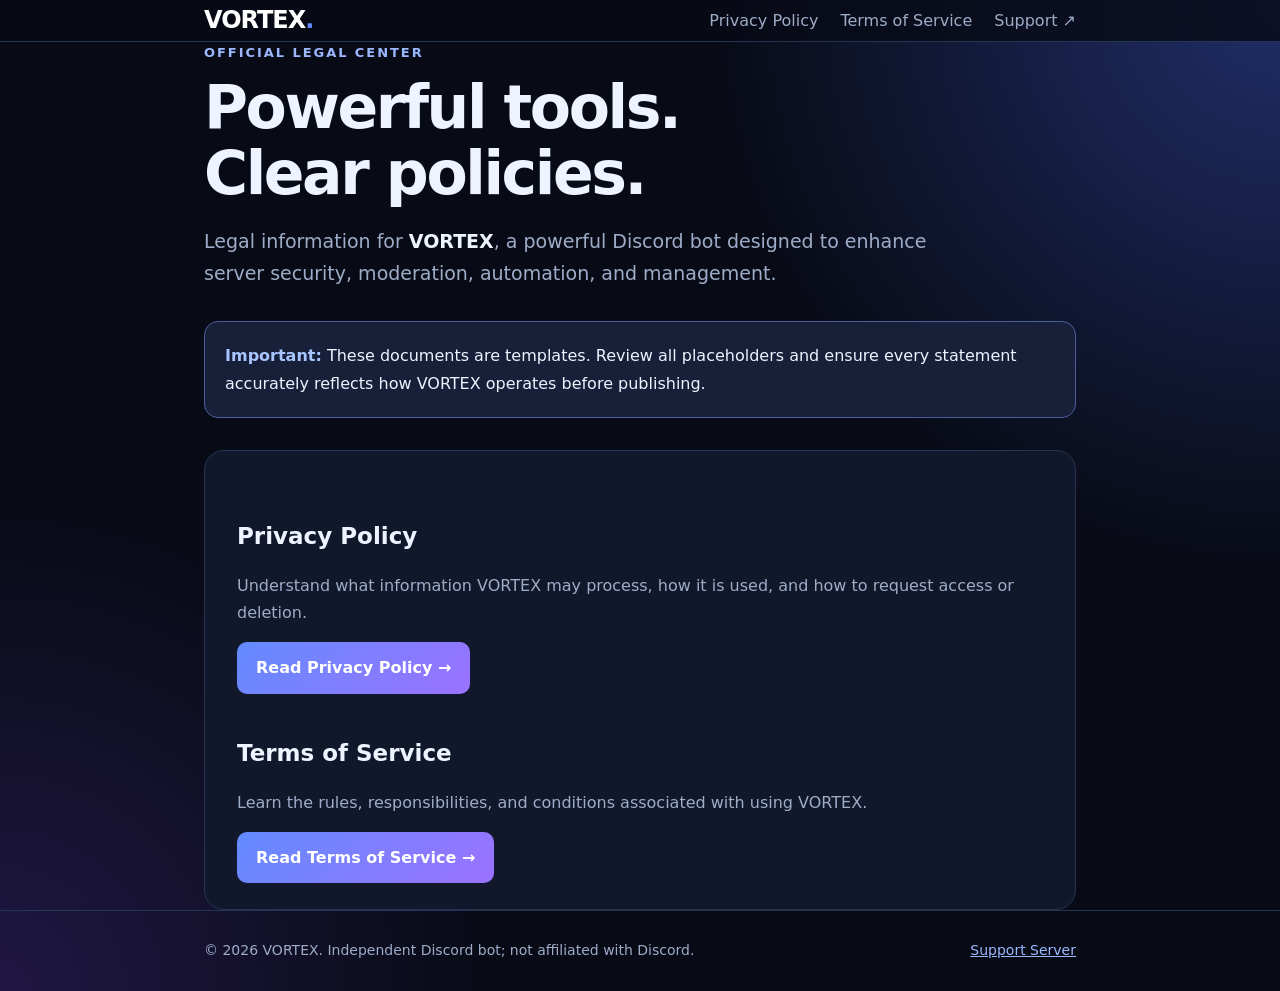
<file: index.html>
<!DOCTYPE html>
<html lang="en">
<head>
    <meta charset="UTF-8">
    <meta name="viewport" content="width=device-width, initial-scale=1.0">
    <meta name="description" content="Official legal information for VORTEX Discord bot.">
    <title>VORTEX • Legal Center</title>
    <link rel="stylesheet" href="style.css">
</head>
<body>
    <header>
        <nav class="wrap">
            <a class="brand" href="index.html">VORTEX<span>.</span></a>

            <div class="links">
                <a href="privacy.html">Privacy Policy</a>
                <a href="terms.html">Terms of Service</a>
                <a href="https://discord.gg/rTqgc5krt" target="_blank" rel="noopener noreferrer">Support ↗</a>
            </div>
        </nav>
    </header>

    <main class="wrap">
        <div class="eyebrow">Official Legal Center</div>

        <h1>Powerful tools.<br>Clear policies.</h1>

        <p class="lead">
            Legal information for <strong>VORTEX</strong>, a powerful
            Discord bot designed to enhance server security, moderation,
            automation, and management.
        </p>

        <div class="notice">
            <strong>Important:</strong>
            These documents are templates. Review all placeholders and
            ensure every statement accurately reflects how VORTEX operates
            before publishing.
        </div>

        <div class="panel">
            <h2>Privacy Policy</h2>

            <p>
                Understand what information VORTEX may process, how it is
                used, and how to request access or deletion.
            </p>

            <a class="button" href="privacy.html">
                Read Privacy Policy →
            </a>

            <h2>Terms of Service</h2>

            <p>
                Learn the rules, responsibilities, and conditions
                associated with using VORTEX.
            </p>

            <a class="button" href="terms.html">
                Read Terms of Service →
            </a>
        </div>
    </main>

    <footer>
        <div class="wrap">
            <span>
                © 2026 VORTEX. Independent Discord bot;
                not affiliated with Discord.
            </span>

            <a href="https://discord.gg/rTqgc5krt">
                Support Server
            </a>
        </div>
    </footer>
</body>
</html>
</file>
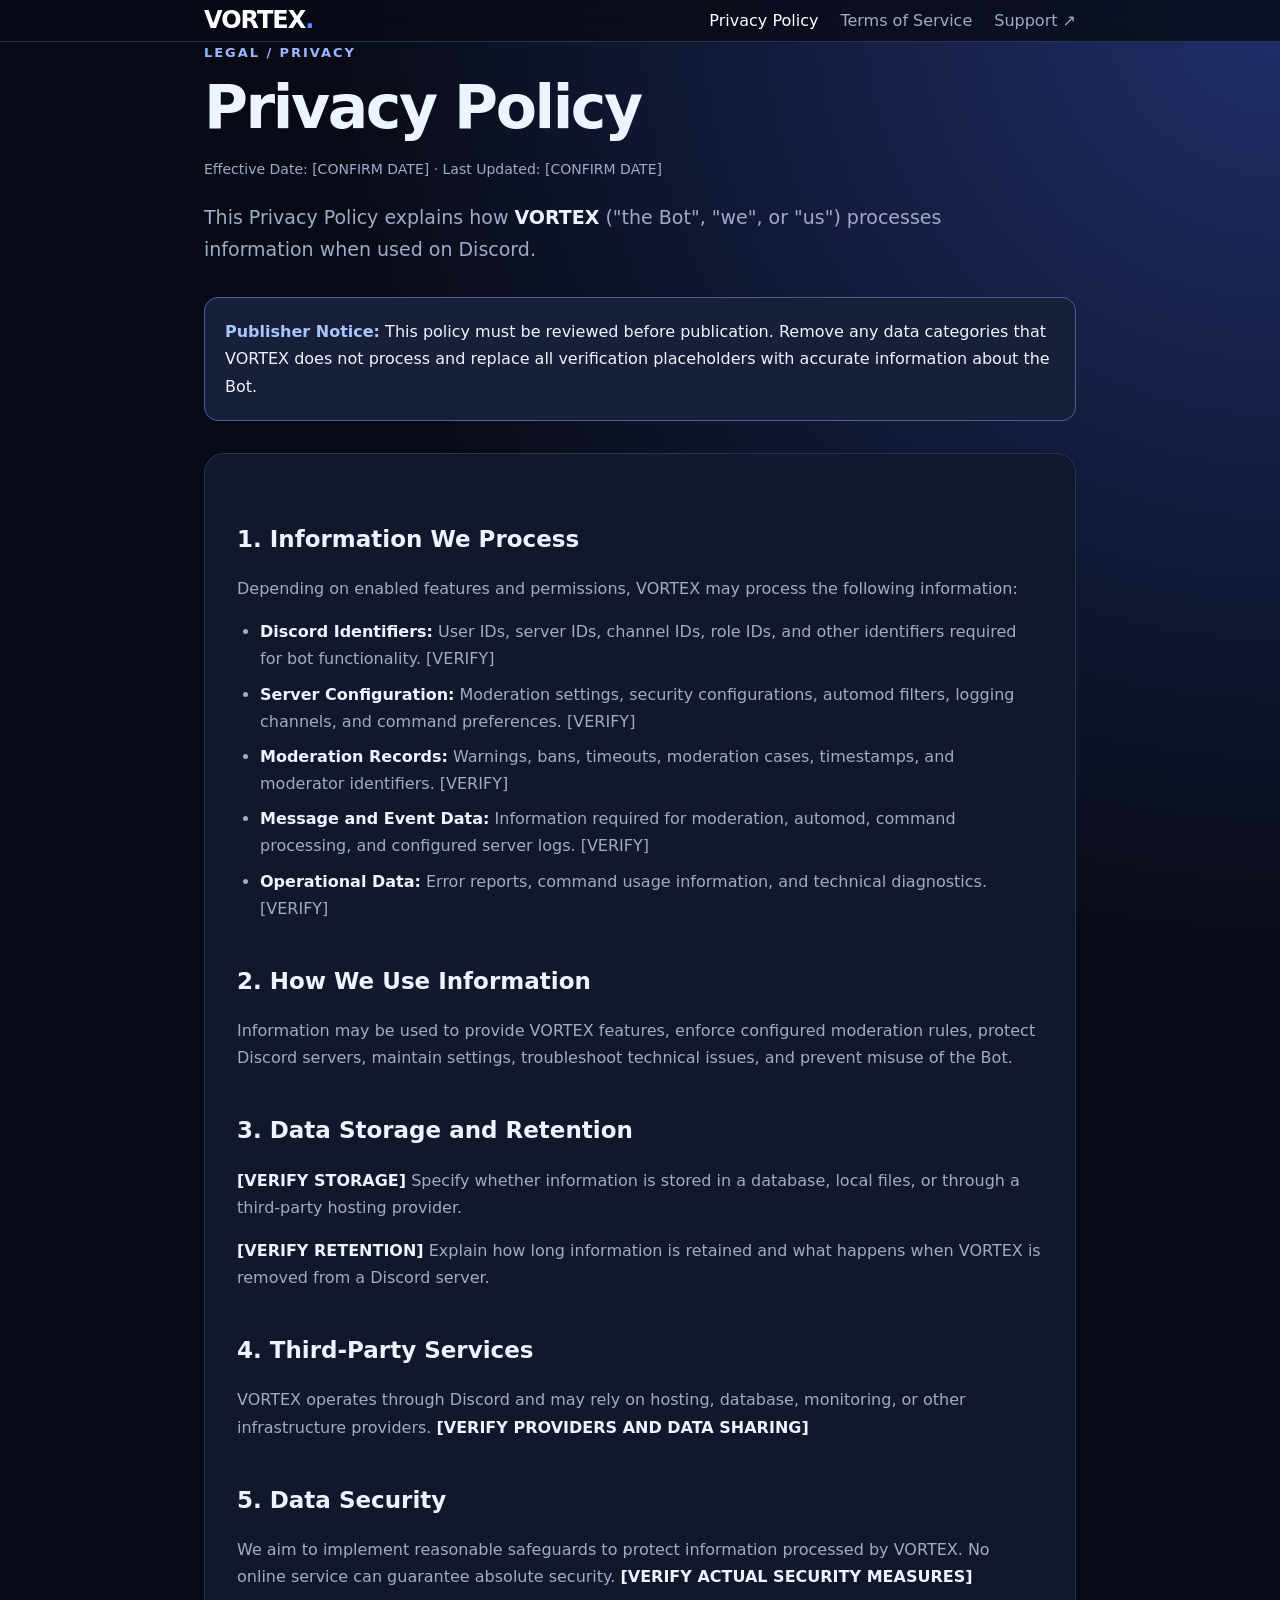
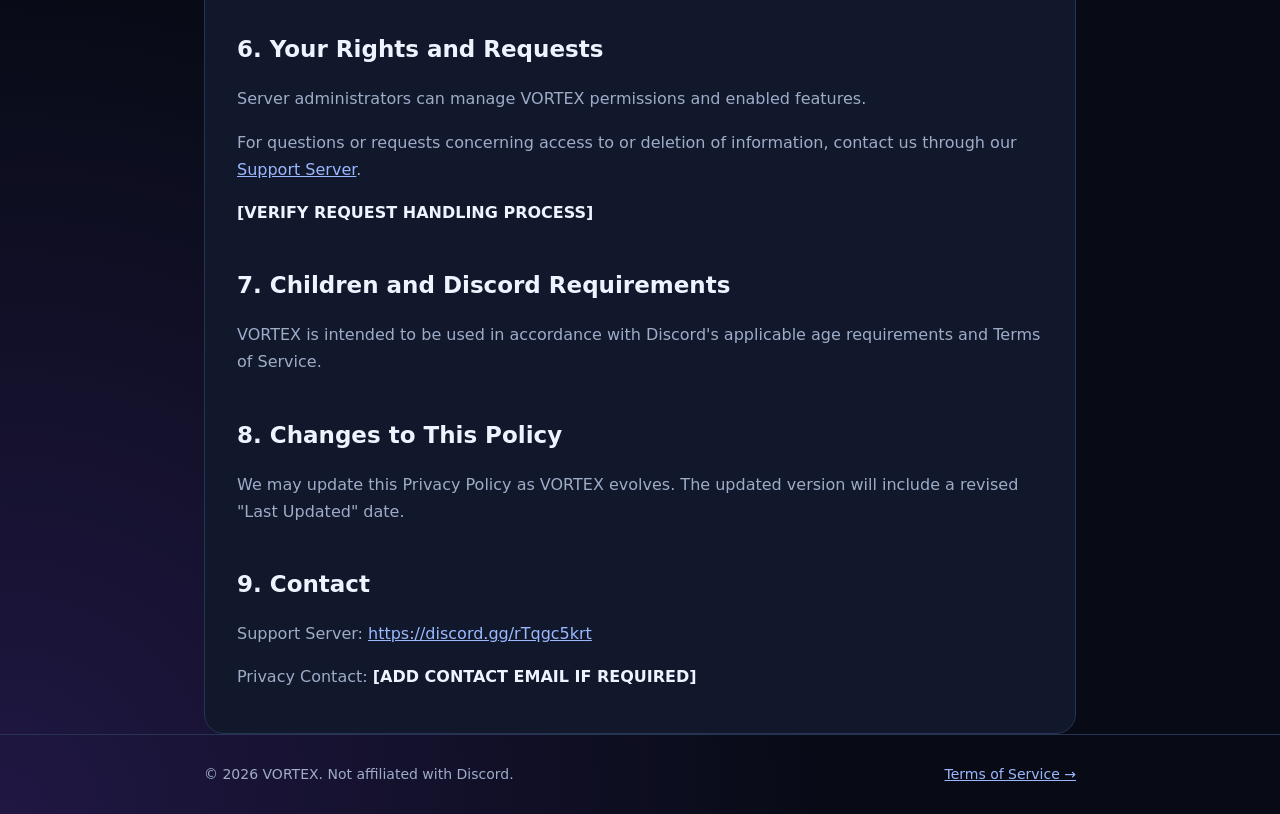
<file: privacy.html>
<!DOCTYPE html>
<html lang="en">
<head>
    <meta charset="UTF-8">
    <meta name="viewport" content="width=device-width, initial-scale=1.0">
    <meta name="description" content="Privacy Policy for VORTEX Discord bot.">
    <title>Privacy Policy • VORTEX</title>
    <link rel="stylesheet" href="style.css">
</head>
<body>
    <header>
        <nav class="wrap">
            <a class="brand" href="index.html">VORTEX<span>.</span></a>

            <div class="links">
                <a href="privacy.html" aria-current="page">Privacy Policy</a>
                <a href="terms.html">Terms of Service</a>
                <a href="https://discord.gg/rTqgc5krt" target="_blank" rel="noopener noreferrer">Support ↗</a>
            </div>
        </nav>
    </header>

    <main class="wrap">
        <div class="eyebrow">Legal / Privacy</div>

        <h1>Privacy Policy</h1>

        <p class="meta">
            Effective Date: [CONFIRM DATE] ·
            Last Updated: [CONFIRM DATE]
        </p>

        <p class="lead">
            This Privacy Policy explains how
            <strong>VORTEX</strong> ("the Bot", "we", or "us")
            processes information when used on Discord.
        </p>

        <div class="notice">
            <strong>Publisher Notice:</strong>
            This policy must be reviewed before publication.
            Remove any data categories that VORTEX does not process
            and replace all verification placeholders with accurate
            information about the Bot.
        </div>

        <section class="panel">
            <h2>1. Information We Process</h2>

            <p>
                Depending on enabled features and permissions,
                VORTEX may process the following information:
            </p>

            <ul>
                <li>
                    <strong>Discord Identifiers:</strong>
                    User IDs, server IDs, channel IDs, role IDs,
                    and other identifiers required for bot functionality.
                    [VERIFY]
                </li>

                <li>
                    <strong>Server Configuration:</strong>
                    Moderation settings, security configurations,
                    automod filters, logging channels, and command
                    preferences. [VERIFY]
                </li>

                <li>
                    <strong>Moderation Records:</strong>
                    Warnings, bans, timeouts, moderation cases,
                    timestamps, and moderator identifiers. [VERIFY]
                </li>

                <li>
                    <strong>Message and Event Data:</strong>
                    Information required for moderation, automod,
                    command processing, and configured server logs.
                    [VERIFY]
                </li>

                <li>
                    <strong>Operational Data:</strong>
                    Error reports, command usage information,
                    and technical diagnostics. [VERIFY]
                </li>
            </ul>

            <h2>2. How We Use Information</h2>

            <p>
                Information may be used to provide VORTEX features,
                enforce configured moderation rules, protect Discord
                servers, maintain settings, troubleshoot technical
                issues, and prevent misuse of the Bot.
            </p>

            <h2>3. Data Storage and Retention</h2>

            <p>
                <strong>[VERIFY STORAGE]</strong>
                Specify whether information is stored in a database,
                local files, or through a third-party hosting provider.
            </p>

            <p>
                <strong>[VERIFY RETENTION]</strong>
                Explain how long information is retained and what
                happens when VORTEX is removed from a Discord server.
            </p>

            <h2>4. Third-Party Services</h2>

            <p>
                VORTEX operates through Discord and may rely on
                hosting, database, monitoring, or other infrastructure
                providers.
                <strong>[VERIFY PROVIDERS AND DATA SHARING]</strong>
            </p>

            <h2>5. Data Security</h2>

            <p>
                We aim to implement reasonable safeguards to protect
                information processed by VORTEX.
                No online service can guarantee absolute security.
                <strong>[VERIFY ACTUAL SECURITY MEASURES]</strong>
            </p>

            <h2>6. Your Rights and Requests</h2>

            <p>
                Server administrators can manage VORTEX permissions
                and enabled features.
            </p>

            <p>
                For questions or requests concerning access to or
                deletion of information, contact us through our
                <a href="https://discord.gg/rTqgc5krt">Support Server</a>.
            </p>

            <p>
                <strong>[VERIFY REQUEST HANDLING PROCESS]</strong>
            </p>

            <h2>7. Children and Discord Requirements</h2>

            <p>
                VORTEX is intended to be used in accordance with
                Discord's applicable age requirements and Terms
                of Service.
            </p>

            <h2>8. Changes to This Policy</h2>

            <p>
                We may update this Privacy Policy as VORTEX evolves.
                The updated version will include a revised
                "Last Updated" date.
            </p>

            <h2>9. Contact</h2>

            <p>
                Support Server:
                <a href="https://discord.gg/rTqgc5krt">
                    https://discord.gg/rTqgc5krt
                </a>
            </p>

            <p>
                Privacy Contact:
                <strong>[ADD CONTACT EMAIL IF REQUIRED]</strong>
            </p>
        </section>
    </main>

    <footer>
        <div class="wrap">
            <span>
                © 2026 VORTEX. Not affiliated with Discord.
            </span>

            <a href="terms.html">Terms of Service →</a>
        </div>
    </footer>
</body>
</html>
</file>
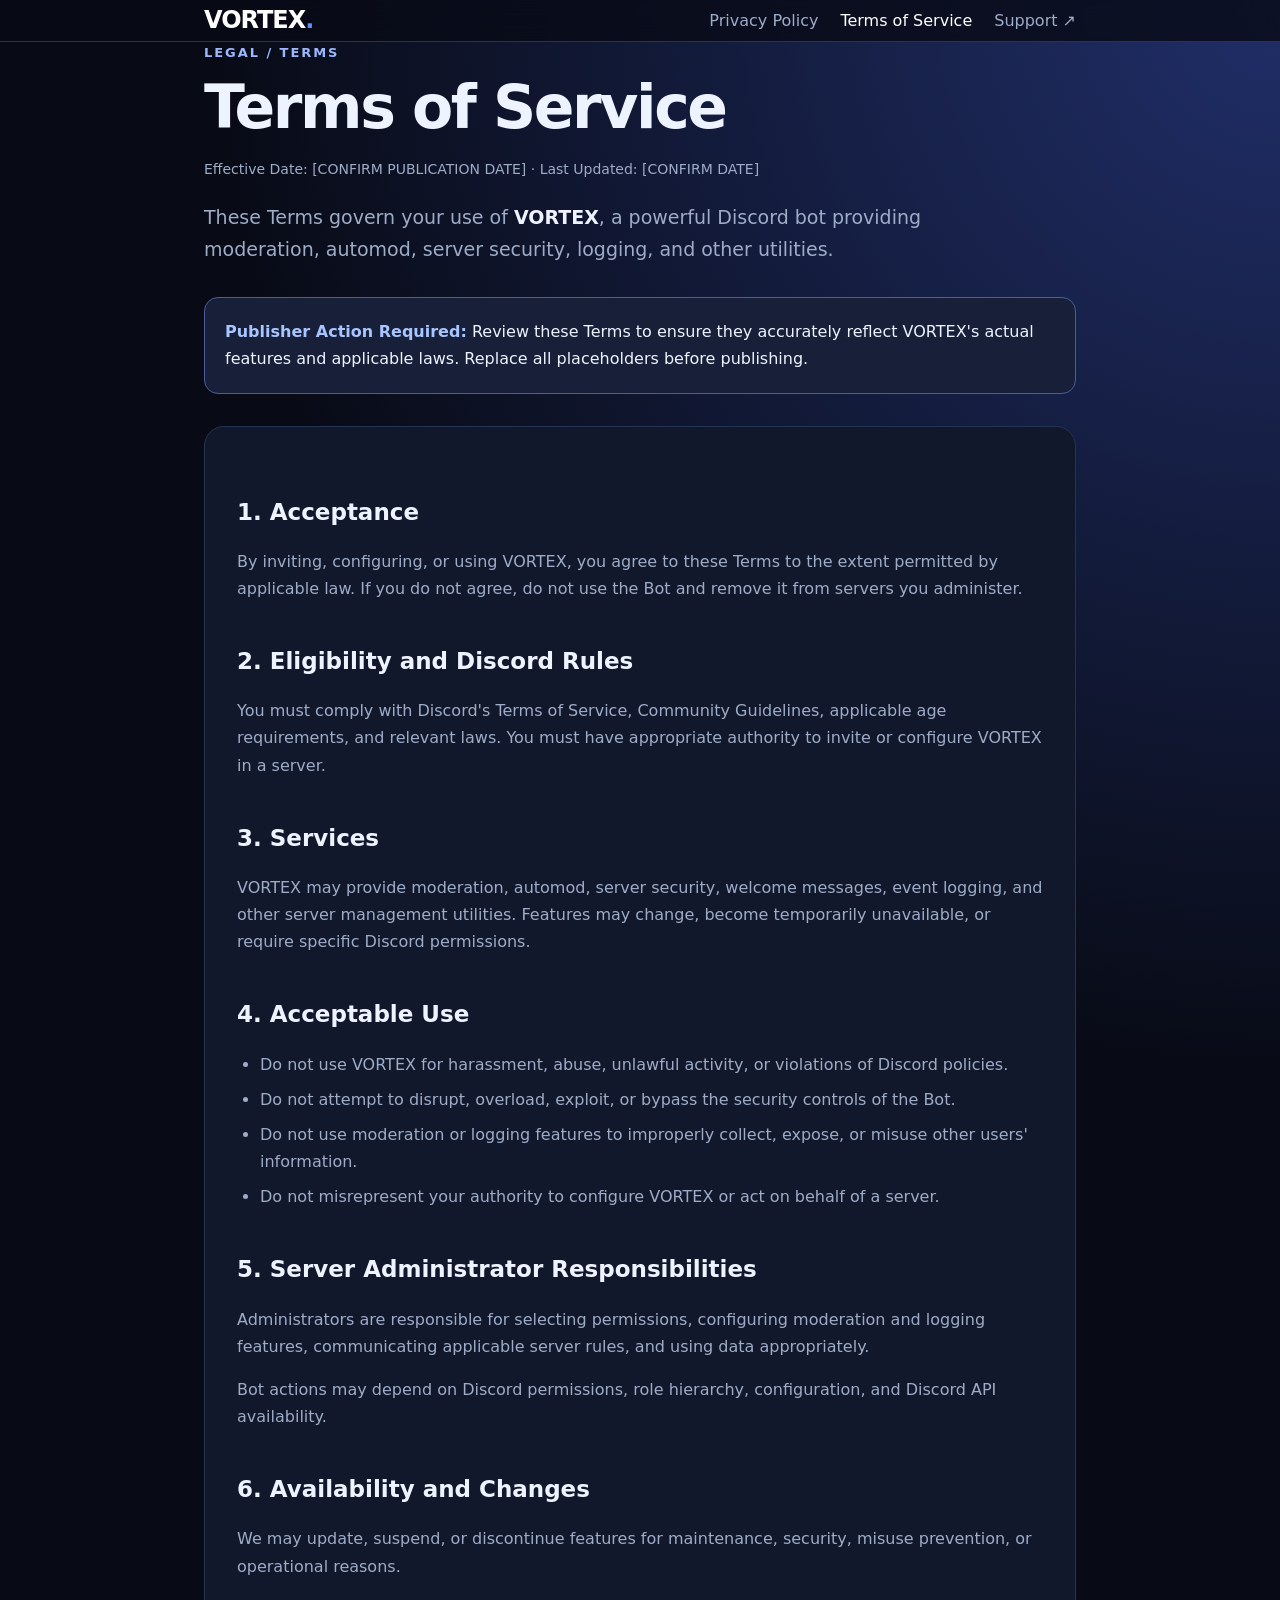
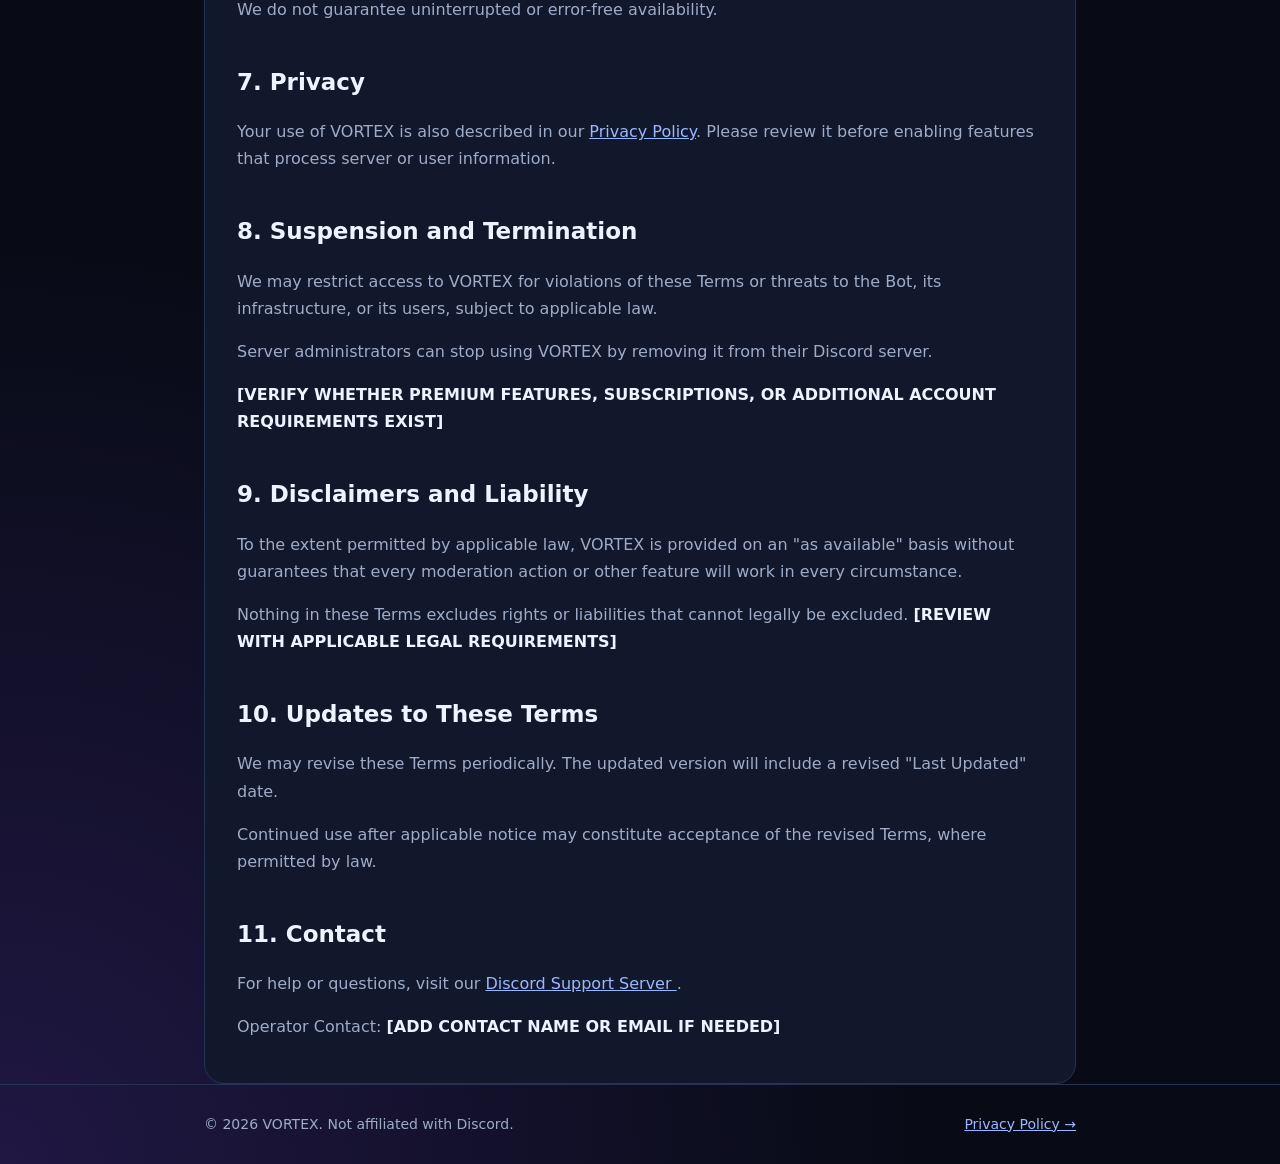
<file: terms.html>
<!doctype html>
<html lang="en">
<head>
    <meta charset="utf-8">
    <meta name="viewport" content="width=device-width,initial-scale=1">
    <meta name="description" content="Terms of Service for VORTEX Discord bot.">
    <title>Terms of Service • VORTEX</title>
    <link rel="stylesheet" href="style.css">
</head>
<body>
    <header>
        <nav class="wrap">
            <a class="brand" href="index.html">VORTEX<span>.</span></a>

            <div class="links">
                <a href="privacy.html">Privacy Policy</a>
                <a href="terms.html" aria-current="page">Terms of Service</a>
                <a href="https://discord.gg/rTqgc5krt" target="_blank" rel="noopener noreferrer">Support ↗</a>
            </div>
        </nav>
    </header>

    <main class="wrap">
        <div class="eyebrow">Legal / Terms</div>

        <h1>Terms of Service</h1>

        <p class="meta">
            Effective Date: [CONFIRM PUBLICATION DATE] ·
            Last Updated: [CONFIRM DATE]
        </p>

        <p class="lead">
            These Terms govern your use of <strong>VORTEX</strong>,
            a powerful Discord bot providing moderation, automod,
            server security, logging, and other utilities.
        </p>

        <div class="notice">
            <strong>Publisher Action Required:</strong>
            Review these Terms to ensure they accurately reflect
            VORTEX's actual features and applicable laws.
            Replace all placeholders before publishing.
        </div>

        <section class="panel">
            <h2>1. Acceptance</h2>

            <p>
                By inviting, configuring, or using VORTEX,
                you agree to these Terms to the extent permitted
                by applicable law. If you do not agree, do not
                use the Bot and remove it from servers you administer.
            </p>

            <h2>2. Eligibility and Discord Rules</h2>

            <p>
                You must comply with Discord's Terms of Service,
                Community Guidelines, applicable age requirements,
                and relevant laws. You must have appropriate
                authority to invite or configure VORTEX in a server.
            </p>

            <h2>3. Services</h2>

            <p>
                VORTEX may provide moderation, automod,
                server security, welcome messages, event logging,
                and other server management utilities.
                Features may change, become temporarily unavailable,
                or require specific Discord permissions.
            </p>

            <h2>4. Acceptable Use</h2>

            <ul>
                <li>
                    Do not use VORTEX for harassment, abuse,
                    unlawful activity, or violations of Discord policies.
                </li>

                <li>
                    Do not attempt to disrupt, overload, exploit,
                    or bypass the security controls of the Bot.
                </li>

                <li>
                    Do not use moderation or logging features
                    to improperly collect, expose, or misuse
                    other users' information.
                </li>

                <li>
                    Do not misrepresent your authority to
                    configure VORTEX or act on behalf of a server.
                </li>
            </ul>

            <h2>5. Server Administrator Responsibilities</h2>

            <p>
                Administrators are responsible for selecting
                permissions, configuring moderation and logging
                features, communicating applicable server rules,
                and using data appropriately.
            </p>

            <p>
                Bot actions may depend on Discord permissions,
                role hierarchy, configuration, and Discord API
                availability.
            </p>

            <h2>6. Availability and Changes</h2>

            <p>
                We may update, suspend, or discontinue features
                for maintenance, security, misuse prevention,
                or operational reasons.
            </p>

            <p>
                We do not guarantee uninterrupted or
                error-free availability.
            </p>

            <h2>7. Privacy</h2>

            <p>
                Your use of VORTEX is also described in our
                <a href="privacy.html">Privacy Policy</a>.
                Please review it before enabling features
                that process server or user information.
            </p>

            <h2>8. Suspension and Termination</h2>

            <p>
                We may restrict access to VORTEX for violations
                of these Terms or threats to the Bot, its
                infrastructure, or its users, subject to
                applicable law.
            </p>

            <p>
                Server administrators can stop using VORTEX
                by removing it from their Discord server.
            </p>

            <p>
                <strong>
                    [VERIFY WHETHER PREMIUM FEATURES,
                    SUBSCRIPTIONS, OR ADDITIONAL ACCOUNT
                    REQUIREMENTS EXIST]
                </strong>
            </p>

            <h2>9. Disclaimers and Liability</h2>

            <p>
                To the extent permitted by applicable law,
                VORTEX is provided on an "as available" basis
                without guarantees that every moderation
                action or other feature will work in every
                circumstance.
            </p>

            <p>
                Nothing in these Terms excludes rights
                or liabilities that cannot legally be excluded.
                <strong>[REVIEW WITH APPLICABLE LEGAL REQUIREMENTS]</strong>
            </p>

            <h2>10. Updates to These Terms</h2>

            <p>
                We may revise these Terms periodically.
                The updated version will include a revised
                "Last Updated" date.
            </p>

            <p>
                Continued use after applicable notice may
                constitute acceptance of the revised Terms,
                where permitted by law.
            </p>

            <h2>11. Contact</h2>

            <p>
                For help or questions, visit our
                <a href="https://discord.gg/rTqgc5krt">
                    Discord Support Server
                </a>.
            </p>

            <p>
                Operator Contact:
                <strong>[ADD CONTACT NAME OR EMAIL IF NEEDED]</strong>
            </p>
        </section>
    </main>

    <footer>
        <div class="wrap">
            <span>
                © 2026 VORTEX. Not affiliated with Discord.
            </span>

            <a href="privacy.html">Privacy Policy →</a>
        </div>
    </footer>
</body>
</html>
</file>
<file: style.css>
:root {
    color-scheme: dark;

    --bg: #080b16;
    --panel: #11182b;
    --text: #edf4ff;
    --muted: #9eacc8;

    --accent: #638bff;
    --accent-secondary: #9b72ff;

    --line: #253453;
}

* {
    box-sizing: border-box;
}

body {
    margin: 0;

    background:
        radial-gradient(
            circle at top right,
            #202e68 0,
            transparent 35%
        ),
        radial-gradient(
            circle at bottom left,
            #201743 0,
            transparent 30%
        ),
        var(--bg);

    font: 16px/1.7 system-ui, -apple-system,
        BlinkMacSystemFont, "Segoe UI", sans-serif;

    color: var(--text);
}

a {
    color: #9bb8ff;
    transition: color 0.2s ease;
}

a:hover {
    color: #ffffff;
}

.wrap {
    max-width: 920px;
    margin: auto;
    padding: 0 24px;
}

header {
    border-bottom: 1px solid var(--line);
    background: #080b16cc;
    backdrop-filter: blur(16px);
}

nav {
    display: flex;
    align-items: center;
    justify-content: space-between;
    gap: 16px;
    padding: 20px 0;
    flex-wrap: wrap;
}

.brand {
    font-size: 24px;
    font-weight: 900;
    letter-spacing: -1px;
    color: white;
    text-decoration: none;
}

.brand span {
    color: var(--accent);
}

.links {
    display: flex;
    gap: 22px;
    flex-wrap: wrap;
}

.links a {
    text-decoration: none;
    color: var(--muted);
}

.links a[aria-current="page"] {
    color: white;
}

main {
    padding: 60px 0 90px;
}

.eyebrow {
    color: #9bb8ff;
    font-size: 13px;
    font-weight: 800;
    letter-spacing: 0.15em;
    text-transform: uppercase;
}

h1 {
    font-size: clamp(38px, 6vw, 60px);
    line-height: 1.1;
    margin: 10px 0 18px;
    letter-spacing: -0.04em;
}

h2 {
    font-size: 23px;
    margin: 40px 0 10px;
}

p,
li {
    color: var(--muted);
}

strong {
    color: var(--text);
}

.lead {
    font-size: 19px;
    max-width: 740px;
}

.meta {
    font-size: 14px;
    color: var(--muted);
}

.notice {
    background: #171f39;
    border: 1px solid #4b5e9b;
    border-radius: 14px;
    padding: 20px;
    margin: 32px 0;
}

.notice strong {
    color: #a8c5ff;
}

.panel {
    background: var(--panel);
    border: 1px solid var(--line);
    border-radius: 20px;
    padding: 26px 32px;
    margin-top: 30px;
}

ul {
    padding-left: 23px;
}

li {
    margin: 8px 0;
}

.button {
    display: inline-block;
    padding: 12px 19px;

    background: linear-gradient(
        135deg,
        var(--accent),
        var(--accent-secondary)
    );

    color: #ffffff;
    text-decoration: none;
    font-weight: 800;
    border-radius: 10px;

    transition: transform 0.2s ease,
                box-shadow 0.2s ease;
}

.button:hover {
    color: #ffffff;
    transform: translateY(-2px);

    box-shadow: 0 8px 24px #638bff30;
}

footer {
    border-top: 1px solid var(--line);
    padding: 28px 0;
    color: var(--muted);
    font-size: 14px;
}

footer .wrap {
    display: flex;
    justify-content: space-between;
    gap: 15px;
    flex-wrap: wrap;
}

@media (max-width: 600px) {
    main {
        padding-top: 40px;
    }

    .panel {
        padding: 22px;
    }

    .links {
        gap: 14px;
    }
}
</file>
